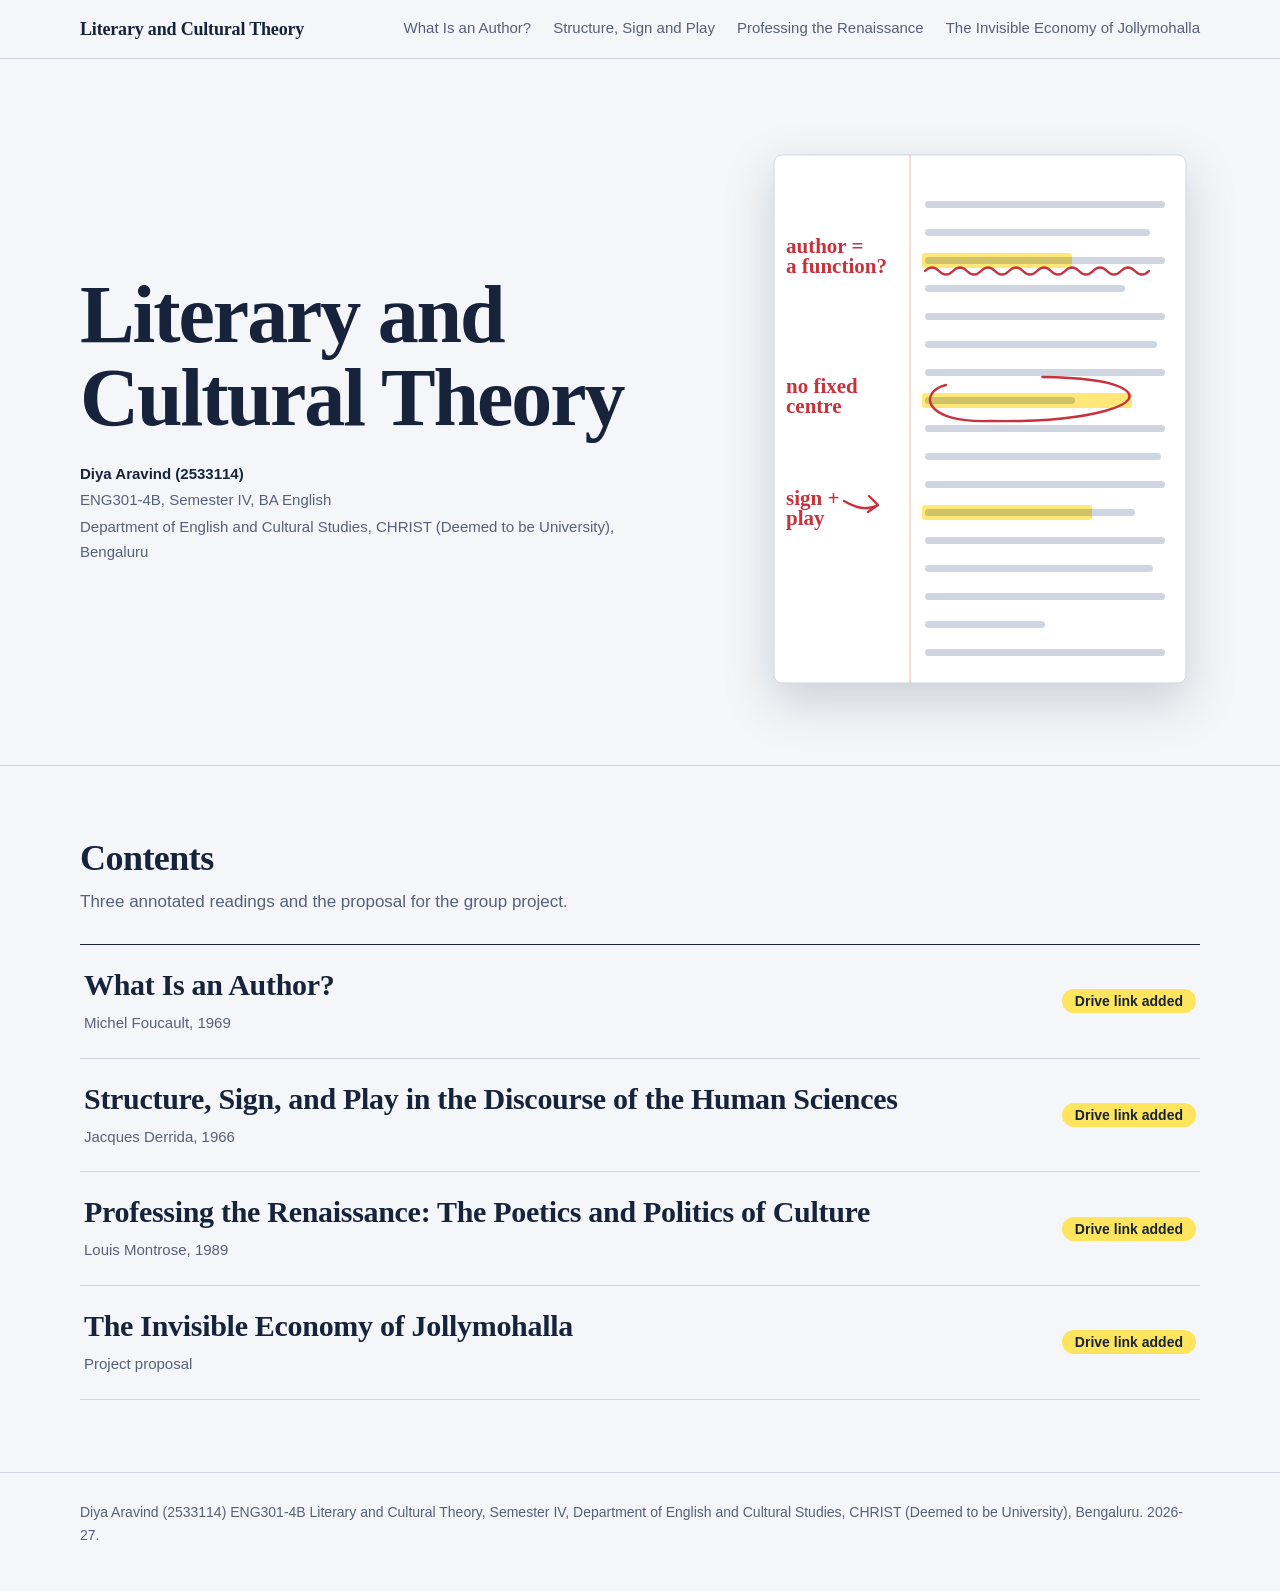
<file: index.html>
<!DOCTYPE html>
<html lang="en-GB">
<head>
<meta charset="utf-8"><meta name="viewport" content="width=device-width, initial-scale=1">
<title>Literary and Cultural Theory | Portfolio</title>
<meta name="description" content="Digital portfolio for ENG301-4B Literary and Cultural Theory: annotated readings and a project proposal.">
<link rel="stylesheet" href="lct.css">
</head>
<body>
<a class="skip" href="#main">Skip to content</a>
<header class="bar"><div class="wrap bar-in">
  <a class="mark" href="index.html">Literary and Cultural Theory</a>
  <nav aria-label="Main">
    <a href="what-is-an-author.html">What Is an Author?</a>
    <a href="structure-sign-play.html">Structure, Sign and Play</a>
    <a href="professing-the-renaissance.html">Professing the Renaissance</a>
    <a href="proposal.html">The Invisible Economy of Jollymohalla</a>
  </nav>
</div></header>
<main id="main">

<section class="hero"><div class="wrap hero-grid">
  <div>
    <h1>Literary and Cultural Theory</h1>
    <ul class="hero-meta">
      <li><b data-student></b></li>
      <li>ENG301-4B, Semester IV, BA English</li>
      <li>Department of English and Cultural Studies, CHRIST (Deemed to be University), Bengaluru</li>
    </ul>
  </div>
  <svg class="sheet-art" viewBox="0 0 440 540" role="img" aria-label="Illustration of a page of theory being annotated: highlighted lines, an underline and handwritten margin notes reading 'author = a function?', 'no fixed centre' and 'sign + play'">
  <rect class="paper" x="14" y="6" width="412" height="528" rx="8"/>
  <line class="ruleline" x1="150" y1="6" x2="150" y2="534"/>
  <rect class="line" x="165" y="52" width="240" height="7" rx="3.5"/><rect class="line" x="165" y="80" width="225" height="7" rx="3.5"/><rect class="line" x="165" y="108" width="240" height="7" rx="3.5"/><rect class="line" x="165" y="136" width="200" height="7" rx="3.5"/><rect class="line" x="165" y="164" width="240" height="7" rx="3.5"/><rect class="line" x="165" y="192" width="232" height="7" rx="3.5"/><rect class="line" x="165" y="220" width="240" height="7" rx="3.5"/><rect class="line" x="165" y="248" width="150" height="7" rx="3.5"/><rect class="line" x="165" y="276" width="240" height="7" rx="3.5"/><rect class="line" x="165" y="304" width="236" height="7" rx="3.5"/><rect class="line" x="165" y="332" width="240" height="7" rx="3.5"/><rect class="line" x="165" y="360" width="210" height="7" rx="3.5"/><rect class="line" x="165" y="388" width="240" height="7" rx="3.5"/><rect class="line" x="165" y="416" width="228" height="7" rx="3.5"/><rect class="line" x="165" y="444" width="240" height="7" rx="3.5"/><rect class="line" x="165" y="472" width="120" height="7" rx="3.5"/><rect class="line" x="165" y="500" width="240" height="7" rx="3.5"/>
  <rect class="hl" style="--d:0.5s" x="162" y="104" width="150" height="15" rx="3"/><rect class="hl" style="--d:1.0s" x="162" y="244" width="210" height="15" rx="3"/><rect class="hl" style="--d:1.5s" x="162" y="356" width="170" height="15" rx="3"/>
  <path class="pen" style="--d:1.2s;--len:300" d="M165 122 q7 -7 14 0 t14 0 q7 -7 14 0 t14 0 q7 -7 14 0 t14 0 q7 -7 14 0 t14 0 q7 -7 14 0 t14 0 q7 -7 14 0 t14 0 q7 -7 14 0 t14 0 q7 -7 14 0 t14 0"/>
  <path class="pen" style="--d:2.1s;--len:330" d="M186 236 C 160 242, 160 274, 230 272 C 330 274, 395 254, 360 238 C 330 224, 215 226, 186 236"/>
  <path class="pen" style="--d:2.7s;--len:90" d="M118 356 q-14 8 -34 -4 M118 356 l-9 -9 M118 356 l-10 7"/>
  <text class="note" style="--d:1.9s" x="26" y="104">author =</text><text class="note" style="--d:1.9s" x="26" y="124">a function?</text>
  <text class="note" style="--d:2.5s" x="26" y="244">no fixed</text><text class="note" style="--d:2.5s" x="26" y="264">centre</text>
  <text class="note" style="--d:3.0s" x="26" y="356">sign +</text><text class="note" style="--d:3.0s" x="26" y="376">play</text>
</svg>
</div></section>
<section class="section"><div class="wrap">
  <h2>Contents</h2>
  <p class="lede">Three annotated readings and the proposal for the group project.</p>
  <ol class="toc" style="list-style:none">
    <li><a href="what-is-an-author.html"><span class="t">What Is an Author?</span><span class="who">Michel Foucault, 1969</span><span class="state" data-state-for="author">Coming soon</span></a></li>
    <li><a href="structure-sign-play.html"><span class="t">Structure, Sign, and Play in the Discourse of the Human Sciences</span><span class="who">Jacques Derrida, 1966</span><span class="state" data-state-for="derrida">Coming soon</span></a></li>
    <li><a href="professing-the-renaissance.html"><span class="t">Professing the Renaissance: The Poetics and Politics of Culture</span><span class="who">Louis Montrose, 1989</span><span class="state" data-state-for="renaissance">Coming soon</span></a></li>
    <li><a href="proposal.html"><span class="t">The Invisible Economy of Jollymohalla</span><span class="who">Project proposal</span><span class="state" data-state-for="proposal" data-s="live">Title</span></a></li>
  </ol>
</div></section>
</main>
<footer><div class="wrap"><span data-student></span> <span>ENG301-4B Literary and Cultural Theory, Semester IV, Department of English and Cultural Studies, CHRIST (Deemed to be University), Bengaluru. 2026-27.</span></div></footer>
<script src="content.js"></script>
<script src="lct.js"></script>
</body></html>
</file>
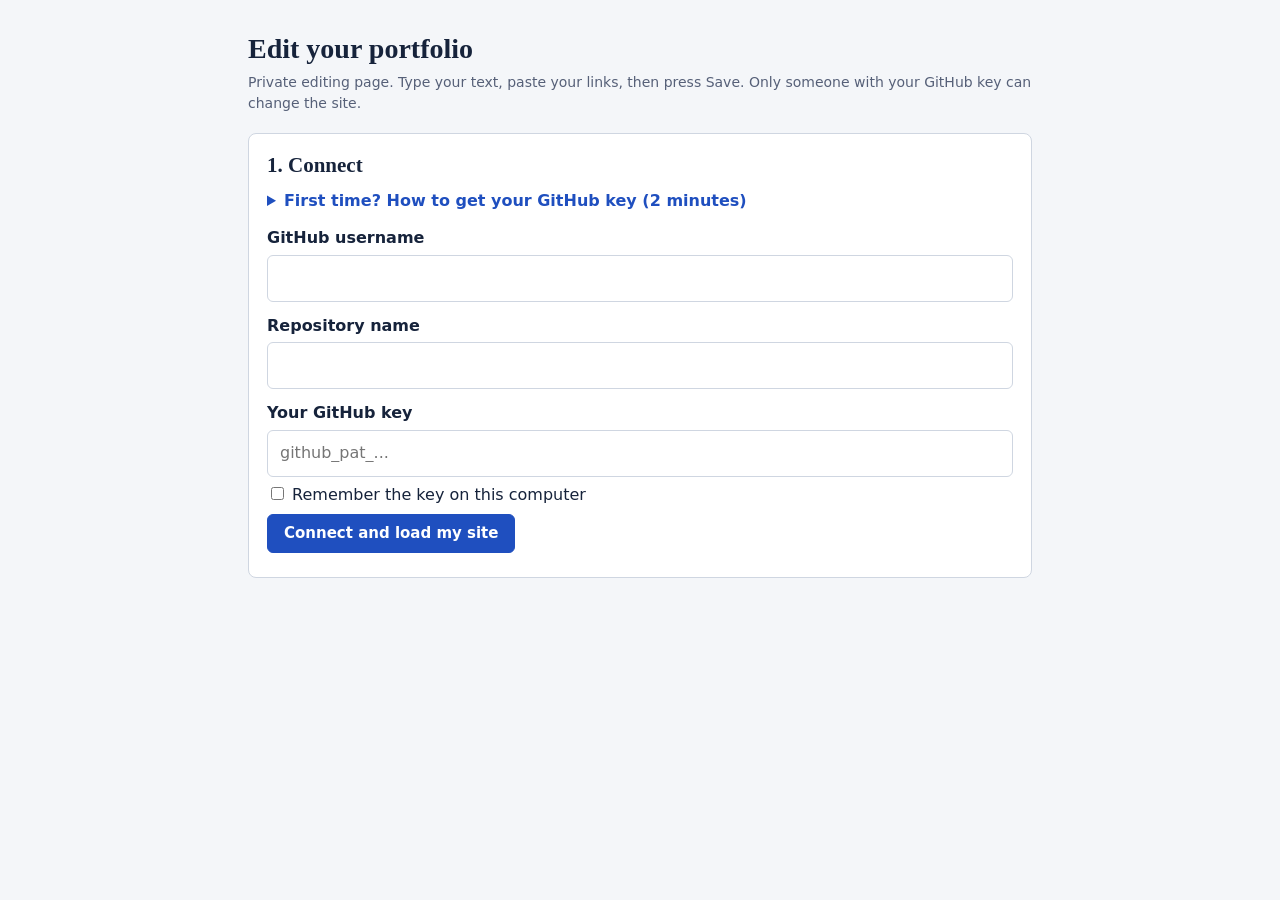
<file: edit.html>
<!DOCTYPE html>
<html lang="en-GB">
<head>
<meta charset="utf-8"><meta name="viewport" content="width=device-width, initial-scale=1">
<meta name="robots" content="noindex, nofollow">
<title>Edit your portfolio</title>
<style>
*{box-sizing:border-box}
body{margin:0;background:#f4f6f9;color:#16233b;font:16px/1.55 system-ui,-apple-system,"Segoe UI",Roboto,Arial,sans-serif}
.w{max-width:820px;margin:0 auto;padding:24px 18px 80px}
h1{font:700 28px/1.2 Georgia,"Times New Roman",serif;margin:8px 0 6px}
h2{font:700 21px/1.3 Georgia,serif;margin:0 0 4px}
h3{font:700 16px/1.3 system-ui,sans-serif;margin:22px 0 6px}
p{margin:6px 0}.mut{color:#566078;font-size:14px}
.card{background:#fff;border:1px solid #cfd6e1;border-radius:8px;padding:18px;margin:18px 0}
label{display:block;font-weight:600;margin:12px 0 4px}
input[type=text],input[type=password],input[type=url],textarea{width:100%;font:inherit;padding:10px 12px;border:1.5px solid #cfd6e1;border-radius:6px;background:#fff;color:inherit}
textarea{min-height:220px;resize:vertical;line-height:1.6}
input:focus,textarea:focus,button:focus-visible{outline:3px solid #9db8f5;outline-offset:1px}
button{font:600 15px/1 system-ui,sans-serif;padding:11px 16px;border-radius:6px;border:1.5px solid #1f4fbf;background:#fff;color:#1f4fbf;cursor:pointer}
button.pri{background:#1f4fbf;color:#fff}
button:disabled{opacity:.5;cursor:default}
button.sm{padding:7px 10px;font-size:13px;border-color:#cfd6e1;color:#566078}
.row{display:flex;gap:10px;flex-wrap:wrap;align-items:center}
.imgs{display:grid;gap:10px;margin:10px 0}
.img{display:grid;grid-template-columns:84px minmax(0,1fr);gap:12px;align-items:start;border:1px solid #cfd6e1;border-radius:6px;padding:8px;background:#fafbfd}
.img img{width:84px;height:84px;object-fit:cover;border-radius:4px;background:#e6eaf1}
.img .row{margin-top:6px}
#msg{position:sticky;bottom:0;margin:16px -18px 0;padding:12px 18px;background:#16233b;color:#fff;display:none;font-weight:500}
#msg.err{background:#b3261e}#msg.ok{background:#146c43}
details{margin:10px 0}summary{cursor:pointer;font-weight:600;color:#1f4fbf}
ol{padding-left:20px}li{margin:4px 0}
code{background:#eef1f6;padding:1px 5px;border-radius:3px;font-size:14px}
hr{border:0;border-top:1px solid #cfd6e1;margin:26px 0}
</style>
</head>
<body>
<div class="w">
<h1>Edit your portfolio</h1>
<p class="mut">Private editing page. Type your text, paste your links, then press Save. Only someone with your GitHub key can change the site.</p>

<div class="card" id="connect">
  <h2>1. Connect</h2>
  <details>
    <summary>First time? How to get your GitHub key (2 minutes)</summary>
    <ol>
      <li>Sign in to GitHub, click your picture at the top right, then <b>Settings</b>.</li>
      <li>At the bottom of the left menu click <b>Developer settings</b>, then <b>Personal access tokens</b>, then <b>Fine-grained tokens</b>.</li>
      <li>Click <b>Generate new token</b>. Name it <code>portfolio</code>. Set Expiration to <b>90 days</b> or longer.</li>
      <li>Under <b>Repository access</b> choose <b>Only select repositories</b> and pick your <code>.github.io</code> repository.</li>
      <li>Under <b>Permissions → Repository permissions</b>, find <b>Contents</b> and set it to <b>Read and write</b>.</li>
      <li>Click <b>Generate token</b>, copy the long text that starts with <code>github_pat_</code> and paste it below.</li>
    </ol>
    <p class="mut">This key can only change this one website. Never share it with anyone.</p>
  </details>
  <label for="owner">GitHub username</label><input type="text" id="owner" autocomplete="off">
  <label for="repo">Repository name</label><input type="text" id="repo" autocomplete="off">
  <label for="token">Your GitHub key</label><input type="password" id="token" autocomplete="off" placeholder="github_pat_...">
  <p><label style="display:inline;font-weight:400"><input type="checkbox" id="remember"> Remember the key on this computer</label></p>
  <p><button class="pri" id="load" type="button">Connect and load my site</button></p>
</div>

<div id="editor" hidden>
  <div class="card">
    <h2>2. About you</h2>
    <label for="student">Your name (shown at the bottom of every page)</label><input type="text" id="student">
    <label for="register">Register number (optional)</label><input type="text" id="register">
  </div>
  <div id="readings"></div>
  <div class="card">
    <h2>3. Save</h2>
    <p class="mut">Saving puts your changes on the website. It shows up about one minute later.</p>
    <p><button class="pri" id="save" type="button">Save to my website</button></p>
  </div>
</div>
<div id="msg" role="status" aria-live="polite"></div>
</div>

<script>
(function () {
  "use strict";
  var $ = function (s, r) { return (r || document).querySelector(s); };
  function el(t, c, x) { var e = document.createElement(t); if (c) e.className = c; if (x != null) e.textContent = x; return e; }
  var READINGS = [["author", "What Is an Author?", "Michel Foucault, 1969"], ["derrida", "Structure, Sign, and Play in the Discourse of the Human Sciences", "Jacques Derrida, 1966"], ["renaissance", "Professing the Renaissance: The Poetics and Politics of Culture", "Louis Montrose, 1989"]];
  var state = null, conn = {}, busy = false, fields = {}, boxPhotos = null;

  var host = location.hostname;
  if (/\.github\.io$/i.test(host)) { $("#owner").value = host.split(".")[0]; $("#repo").value = host; }
  try { var t = localStorage.getItem("lct_token"); if (t) { $("#token").value = t; $("#remember").checked = true; } } catch (e) {}

  function say(text, kind) { var m = $("#msg"); m.className = kind || ""; m.textContent = text; m.style.display = text ? "block" : "none"; }

  function api(method, path, body) {
    var url = "https://api.github.com/repos/" + encodeURIComponent(conn.owner) + "/" + encodeURIComponent(conn.repo) + "/contents/" + path;
    return fetch(url, { method: method, headers: { "Authorization": "Bearer " + conn.token, "Accept": "application/vnd.github+json" }, body: body ? JSON.stringify(body) : undefined })
      .then(function (r) {
        return r.json().catch(function () { return {}; }).then(function (j) {
          if (!r.ok) { var e = new Error(j.message || ("HTTP " + r.status)); e.status = r.status; throw e; }
          return j;
        });
      });
  }
  function friendly(e) {
    if (e && e.status === 401) return "GitHub did not accept the key. Copy it again from GitHub and paste it in full.";
    if (e && e.status === 403) return "The key does not have permission. Make sure Contents is set to Read and write.";
    if (e && e.status === 404) return "GitHub could not find that repository. Check the username and repository name, and that the key was given this repository.";
    if (e && e.status === 409) return "The site changed while you were editing. Press Save again.";
    if (e && /Failed to fetch|NetworkError/i.test(e.message)) return "No internet connection. Check it and try again.";
    return "Something went wrong: " + (e && e.message ? e.message : e);
  }
  function b64decode(s) { var bin = atob(s.replace(/\s/g, "")), a = new Uint8Array(bin.length); for (var i = 0; i < bin.length; i++) a[i] = bin.charCodeAt(i); return new TextDecoder("utf-8").decode(a); }
  function b64encode(s) { var a = new TextEncoder().encode(s), bin = ""; for (var i = 0; i < a.length; i += 8192) bin += String.fromCharCode.apply(null, a.subarray(i, i + 8192)); return btoa(bin); }
  function parseContent(text) {
    var w = {};
    try { new Function("window", text)(w); } catch (e) { throw new Error("content.js on the site could not be read"); }
    return w.PORTFOLIO || {};
  }
  function normalise(P) {
    var out = { student: P.student || "", register: P.register || "", readings: {}, proposal: { link: ((P.proposal || {}).link) || "", photos: (((P.proposal || {}).photos) || []).map(function (x) { return { src: x.src, alt: x.alt || "" }; }) } };
    READINGS.forEach(function (r) {
      var R = (P.readings || {})[r[0]] || {};
      out.readings[r[0]] = { byline: R.byline || r[2], link: R.link || "", reflection: Array.isArray(R.reflection) ? R.reflection : (Array.isArray(R.analysis) ? R.analysis : []) };
    });
    return out;
  }

  $("#load").addEventListener("click", function () {
    conn = { owner: $("#owner").value.trim(), repo: $("#repo").value.trim(), token: $("#token").value.trim() };
    if (!conn.owner || !conn.repo || !conn.token) { say("Fill in your username, repository name and key first.", "err"); return; }
    try { if ($("#remember").checked) localStorage.setItem("lct_token", conn.token); else localStorage.removeItem("lct_token"); } catch (e) {}
    say("Loading your site...");
    api("GET", "content.js").then(function (j) { state = normalise(parseContent(b64decode(j.content))); show(); })
      .catch(function (e) { if (e && e.status === 404) { state = normalise({}); show(); } else say(friendly(e), "err"); });
  });

  function field(card, label, node, hint) {
    card.appendChild(el("label", "", label)); if (hint) card.appendChild(el("p", "mut", hint)); card.appendChild(node); return node;
  }
  function show() {
    say(""); $("#editor").hidden = false;
    $("#student").value = state.student; $("#register").value = state.register;
    var host = $("#readings"); host.innerHTML = ""; fields = {};
    READINGS.forEach(function (r) {
      var R = state.readings[r[0]], f = fields[r[0]] = {}, card = el("div", "card");
      card.appendChild(el("h2", "", r[1]));
      f.byline = el("input"); f.byline.type = "text"; f.byline.value = R.byline;
      field(card, "Author and year (shown under the essay name)", f.byline);
      f.link = el("input"); f.link.type = "text"; f.link.value = R.link; f.link.placeholder = "https://drive.google.com/...";
      field(card, "Annotations and Class Notes: paste your Drive link", f.link);
      f.reflection = el("textarea"); f.reflection.value = R.reflection.join("\n\n");
      field(card, "My Reflection", f.reflection, "Type or paste your text. Leave an empty line between paragraphs.");
      host.appendChild(card);
    });
    var pc = el("div", "card"); pc.appendChild(el("h2", "", "Proposal"));
    fields.proposal = el("input"); fields.proposal.type = "text"; fields.proposal.value = state.proposal.link; fields.proposal.placeholder = "https://drive.google.com/...";
    field(pc, "Proposal: paste your Drive link", fields.proposal);
    pc.appendChild(el("h3", "", "Photos"));
    boxPhotos = el("div", "imgs"); pc.appendChild(boxPhotos); pc.appendChild(adder()); drawPhotos();
    host.appendChild(pc);
  }
  function adder() {
    var row = el("div", "row"), inp = el("input"); inp.type = "file"; inp.accept = "image/*"; inp.multiple = true; inp.style.display = "none";
    var btn = el("button", "", "Add photos"); btn.type = "button";
    btn.addEventListener("click", function () { inp.click(); });
    inp.addEventListener("change", function () {
      var files = Array.prototype.slice.call(inp.files); inp.value = "";
      files.reduce(function (p, f) {
        return p.then(function () { return shrink(f).then(function (d) { state.proposal.photos.push({ src: "", alt: "", data: d }); }); })
          .catch(function (e) { say(e.message, "err"); });
      }, Promise.resolve()).then(drawPhotos);
    });
    row.appendChild(btn); row.appendChild(inp); return row;
  }
  function shrink(file) {
    return new Promise(function (res, rej) {
      var url = URL.createObjectURL(file), im = new Image();
      im.onload = function () {
        var s = Math.min(1, 2000 / Math.max(im.naturalWidth, im.naturalHeight)), c = document.createElement("canvas");
        c.width = Math.round(im.naturalWidth * s); c.height = Math.round(im.naturalHeight * s);
        var x = c.getContext("2d"); x.fillStyle = "#fff"; x.fillRect(0, 0, c.width, c.height); x.drawImage(im, 0, 0, c.width, c.height);
        URL.revokeObjectURL(url); res(c.toDataURL("image/jpeg", 0.88));
      };
      im.onerror = function () { URL.revokeObjectURL(url); rej(new Error("Could not open " + file.name + ". Use a JPG or PNG photo.")); };
      im.src = url;
    });
  }
  function drawPhotos() {
    var box = boxPhotos, list = state.proposal.photos; box.innerHTML = "";
    if (!list.length) box.appendChild(el("p", "mut", "No photos yet."));
    list.forEach(function (it, i) {
      var row = el("div", "img"), img = el("img"); img.alt = ""; img.src = it.data || it.src; row.appendChild(img);
      var side = el("div"), cap = el("input"); cap.type = "text"; cap.placeholder = "Caption (optional)"; cap.value = it.alt || "";
      cap.addEventListener("input", function () { it.alt = cap.value; }); side.appendChild(cap);
      var r = el("div", "row");
      function mk(label, fn) { var b = el("button", "sm", label); b.type = "button"; b.addEventListener("click", function () { fn(); drawPhotos(); }); r.appendChild(b); }
      if (i > 0) mk("Move up", function () { list.splice(i - 1, 0, list.splice(i, 1)[0]); });
      if (i < list.length - 1) mk("Move down", function () { list.splice(i + 1, 0, list.splice(i, 1)[0]); });
      mk("Remove", function () { list.splice(i, 1); });
      side.appendChild(r); row.appendChild(side); box.appendChild(row);
    });
  }
  function paras(t) { return t.split(/\n\s*\n/).map(function (s) { return s.trim(); }).filter(Boolean); }

  $("#save").addEventListener("click", function () {
    if (busy) return;
    var out = { student: $("#student").value.trim(), register: $("#register").value.trim(), readings: {}, proposal: { link: fields.proposal.value.trim(), photos: [] } };
    var links = [[out.proposal.link, "Proposal"]];
    READINGS.forEach(function (r) {
      var f = fields[r[0]];
      out.readings[r[0]] = { byline: f.byline.value.trim(), link: f.link.value.trim(), reflection: paras(f.reflection.value) };
      links.push([out.readings[r[0]].link, r[1]]);
    });
    for (var i = 0; i < links.length; i++) if (links[i][0] && !/^https?:\/\//i.test(links[i][0])) { say("The link for \"" + links[i][1] + "\" must start with https://", "err"); return; }
    busy = true; $("#save").disabled = true;
    var photos = state.proposal.photos, jobs = photos.filter(function (p) { return p.data; }), n = 0, stamp = Date.now();
    jobs.reduce(function (p, it) {
      return p.then(function () {
        n++; say("Uploading photo " + n + " of " + jobs.length + "...");
        var path = "images/proposal-" + stamp + "-" + n + ".jpg";
        return api("PUT", path, { message: "Add photo", content: it.data.split(",")[1] }).then(function () { it.src = path; delete it.data; });
      });
    }, Promise.resolve())
      .then(function () { say("Saving..."); return api("GET", "content.js").then(function (j) { return j.sha; }, function (e) { if (e.status === 404) return null; throw e; }); })
      .then(function (sha) {
        out.proposal.photos = photos.map(function (x) { return { src: x.src, alt: x.alt || "" }; });
        var text = "/* This file is written by edit.html. You normally never open it. */\nwindow.PORTFOLIO = " + JSON.stringify(out, null, 2) + ";\n";
        var body = { message: "Update portfolio content", content: b64encode(text) }; if (sha) body.sha = sha;
        return api("PUT", "content.js", body);
      })
      .then(function () { state = normalise(out); drawPhotos(); say("Saved. Your site will show the changes in about a minute. Refresh it with Ctrl + Shift + R.", "ok"); })
      .catch(function (e) { say(friendly(e), "err"); })
      .then(function () { busy = false; $("#save").disabled = false; });
  });
})();
</script>
</body>
</html>
</file>
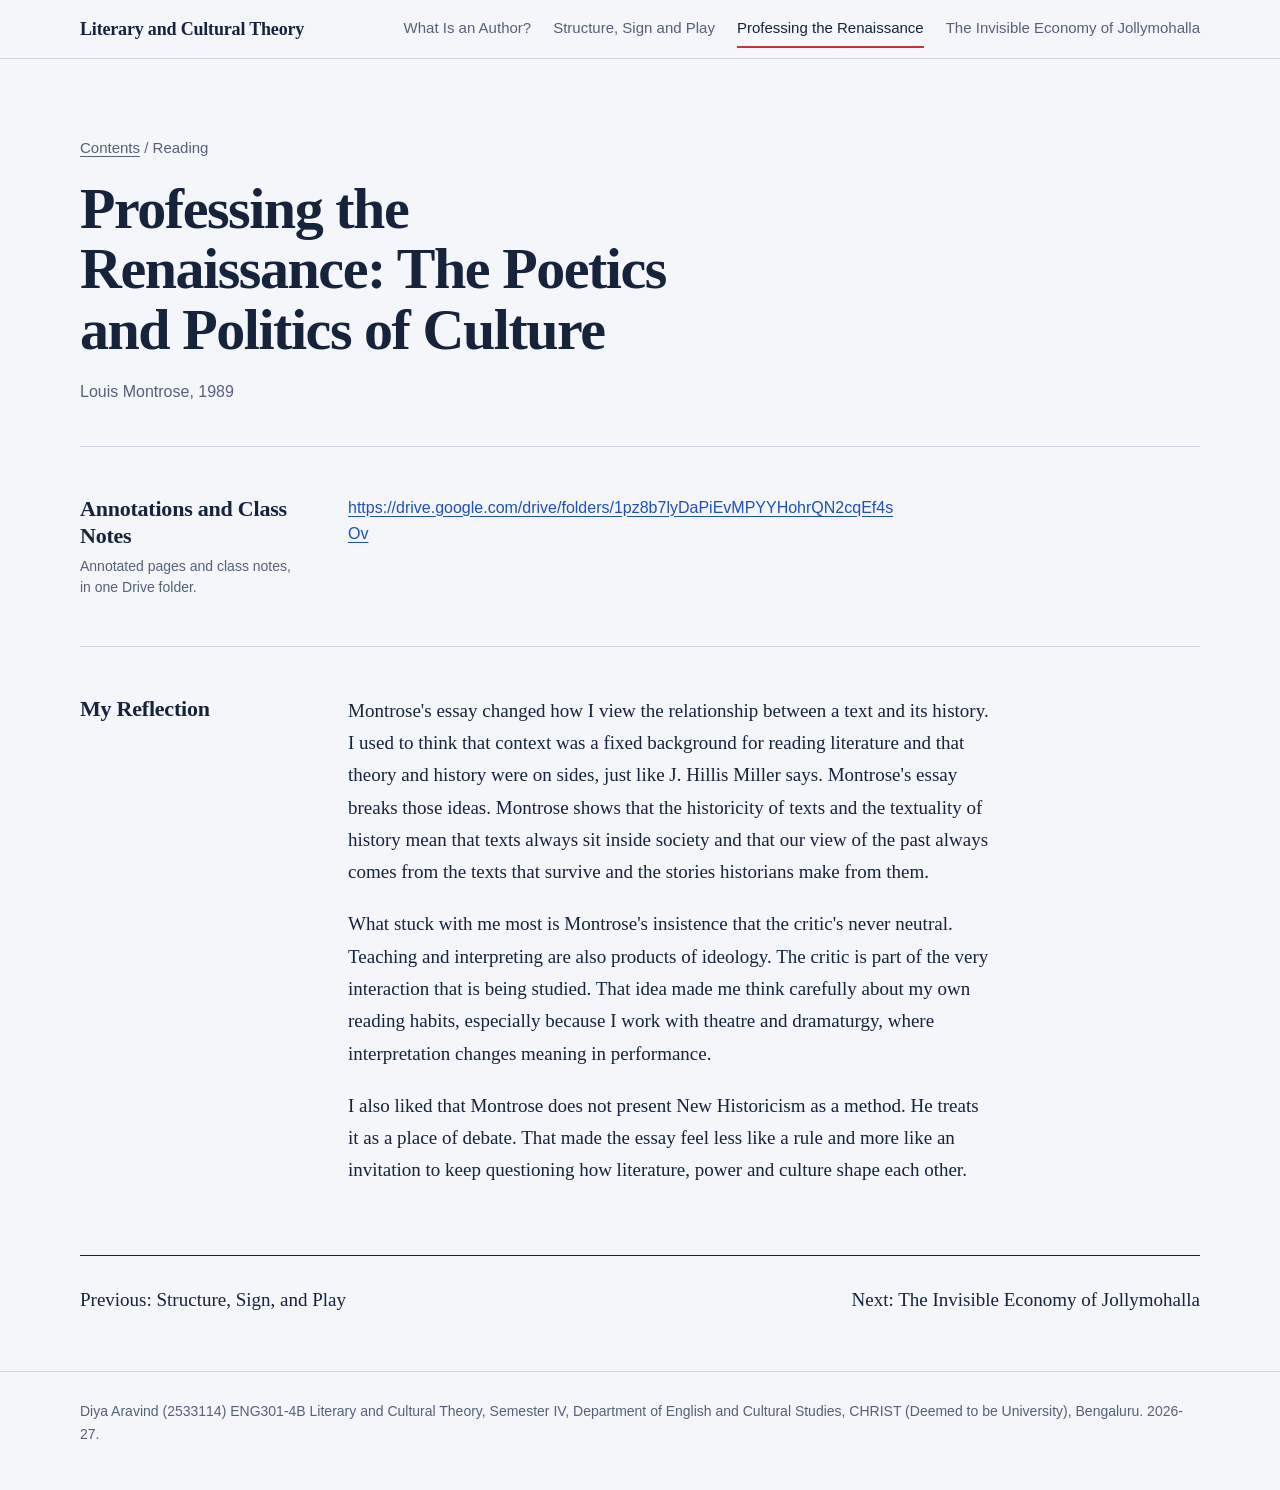
<file: professing-the-renaissance.html>
<!DOCTYPE html>
<html lang="en-GB">
<head>
<meta charset="utf-8"><meta name="viewport" content="width=device-width, initial-scale=1">
<title>Professing the Renaissance | Literary and Cultural Theory</title>
<meta name="description" content="Digital portfolio for ENG301-4B Literary and Cultural Theory: annotated readings and a project proposal.">
<link rel="stylesheet" href="lct.css">
</head>
<body data-reading="renaissance">
<a class="skip" href="#main">Skip to content</a>
<header class="bar"><div class="wrap bar-in">
  <a class="mark" href="index.html">Literary and Cultural Theory</a>
  <nav aria-label="Main">
    <a href="what-is-an-author.html">What Is an Author?</a>
    <a href="structure-sign-play.html">Structure, Sign and Play</a>
    <a href="professing-the-renaissance.html" aria-current="page">Professing the Renaissance</a>
    <a href="proposal.html">The Invisible Economy of Jollymohalla</a>
  </nav>
</div></header>
<main id="main">

<div class="wrap">
<div class="page-head">
  <p class="crumb"><a href="index.html">Contents</a> / Reading</p>
  <h1 class="long">Professing the Renaissance: The Poetics and Politics of Culture</h1>
  <p class="cite" data-slot="byline">Louis Montrose, 1989</p>
</div>
<section class="part" data-section="link"><h2>Annotations and Class Notes<small>Annotated pages and class notes, in one Drive folder.</small></h2><div data-slot="link"></div></section>
<section class="part"><h2>My Reflection</h2><div data-slot="reflection"></div></section>
</div>
<div class="wrap"><nav class="pager" aria-label="Other pages"><a href="structure-sign-play.html">Previous: Structure, Sign, and Play</a><a href="proposal.html">Next: The Invisible Economy of Jollymohalla</a></nav></div>
</main>
<footer><div class="wrap"><span data-student></span> <span>ENG301-4B Literary and Cultural Theory, Semester IV, Department of English and Cultural Studies, CHRIST (Deemed to be University), Bengaluru. 2026-27.</span></div></footer>
<script src="content.js"></script>
<script src="lct.js"></script>
</body></html>
</file>
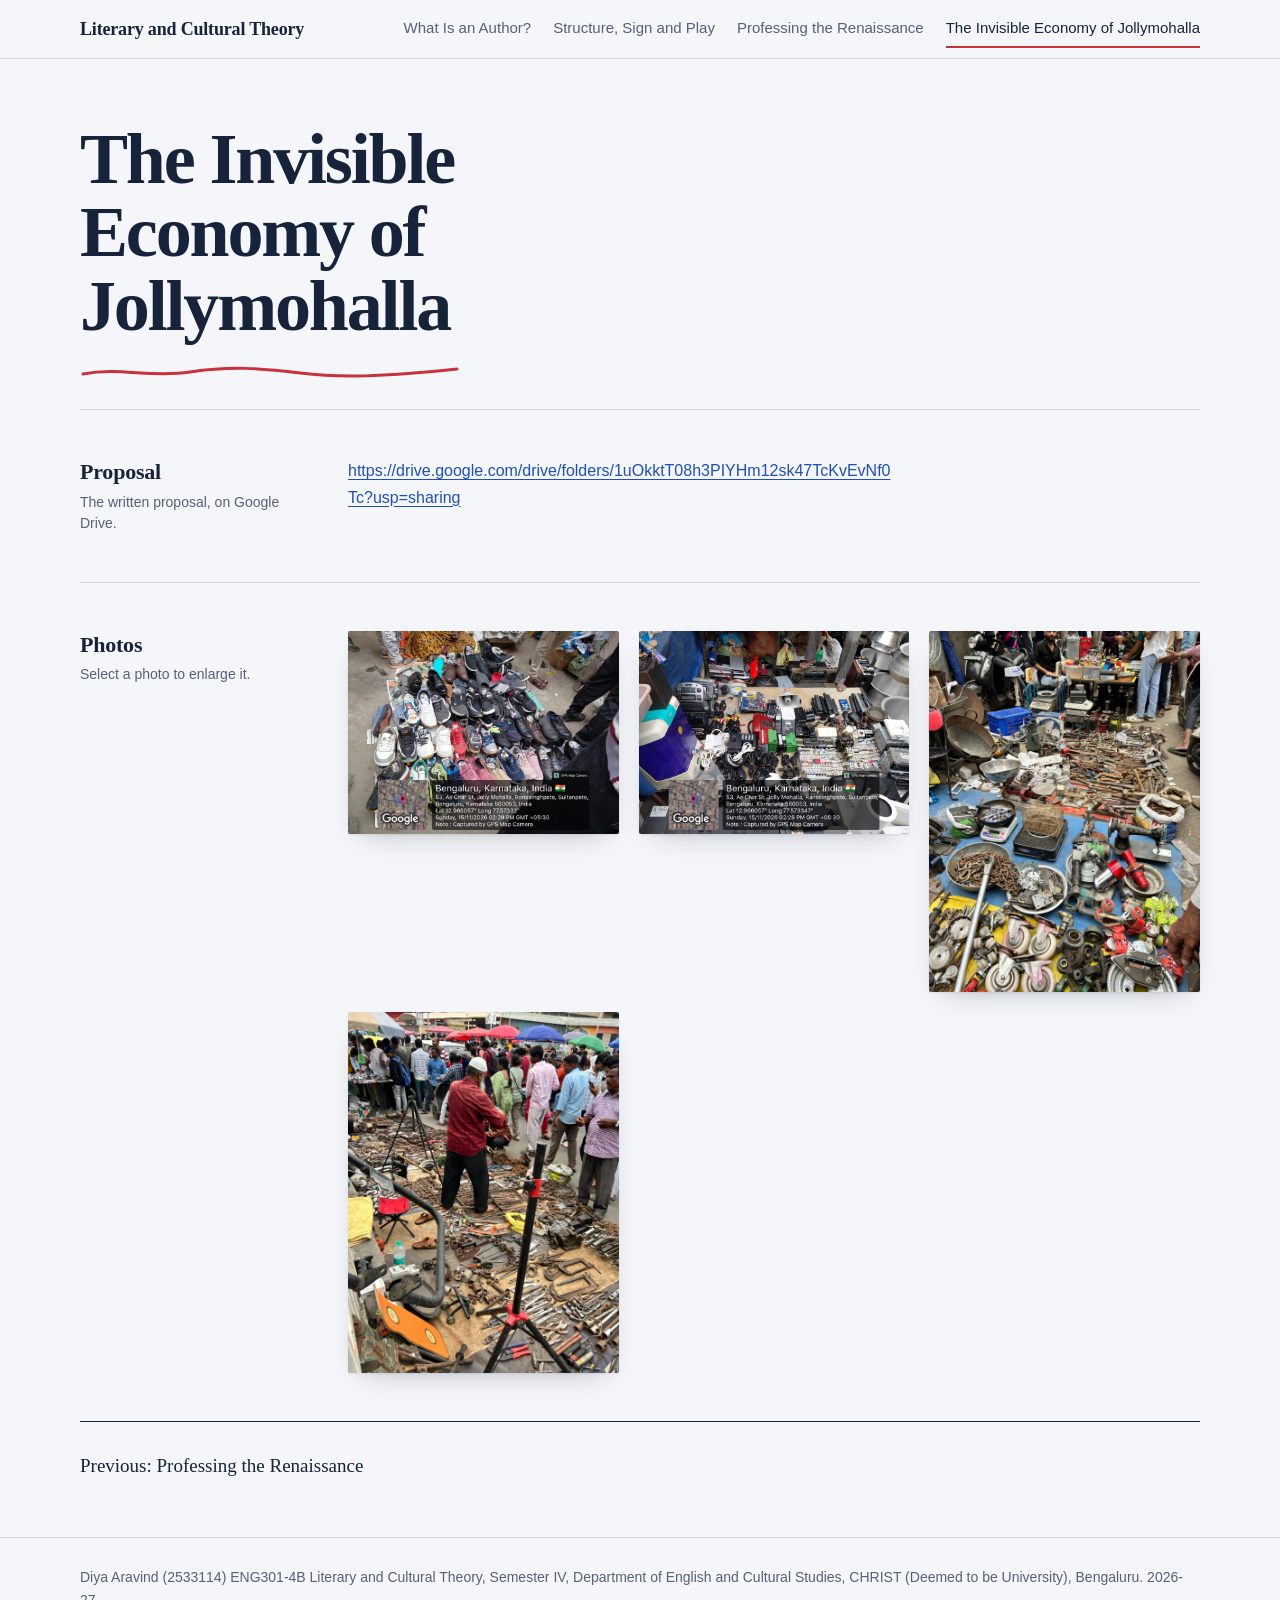
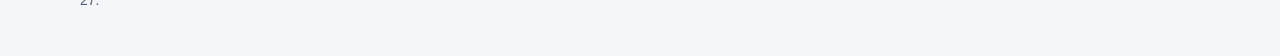
<file: proposal.html>
<!DOCTYPE html>
<html lang="en-GB">
<head>
<meta charset="utf-8"><meta name="viewport" content="width=device-width, initial-scale=1">
<title>The Invisible Economy of Jollymohalla | Literary and Cultural Theory</title>
<meta name="description" content="Digital portfolio for ENG301-4B Literary and Cultural Theory: annotated readings and a project proposal.">
<link rel="stylesheet" href="lct.css">
</head>
<body>
<a class="skip" href="#main">Skip to content</a>
<header class="bar"><div class="wrap bar-in">
  <a class="mark" href="index.html">Literary and Cultural Theory</a>
  <nav aria-label="Main">
    <a href="what-is-an-author.html">What Is an Author?</a>
    <a href="structure-sign-play.html">Structure, Sign and Play</a>
    <a href="professing-the-renaissance.html">Professing the Renaissance</a>
    <a href="proposal.html" aria-current="page">The Invisible Economy of Jollymohalla</a>
  </nav>
</div></header>
<main id="main">

<div class="wrap proposal">
  <h1>The Invisible Economy of Jollymohalla</h1>
  <svg class="underline" viewBox="0 0 380 14" aria-hidden="true" preserveAspectRatio="none"><path d="M3 9 C 40 2, 70 13, 110 7 S 180 3, 220 8 S 300 12, 377 4"/></svg>
</div>
<div class="wrap">
<section class="part"><h2>Proposal<small>The written proposal, on Google Drive.</small></h2><div data-slot="plink"></div></section>
<section class="part"><h2>Photos<small>Select a photo to enlarge it.</small></h2><div data-slot="photos"></div></section>
</div>
<div class="wrap"><nav class="pager" aria-label="Other pages"><a href="professing-the-renaissance.html">Previous: Professing the Renaissance</a><span></span></nav></div>
</main>
<footer><div class="wrap"><span data-student></span> <span>ENG301-4B Literary and Cultural Theory, Semester IV, Department of English and Cultural Studies, CHRIST (Deemed to be University), Bengaluru. 2026-27.</span></div></footer>
<script src="content.js"></script>
<script src="lct.js"></script>
</body></html>
</file>
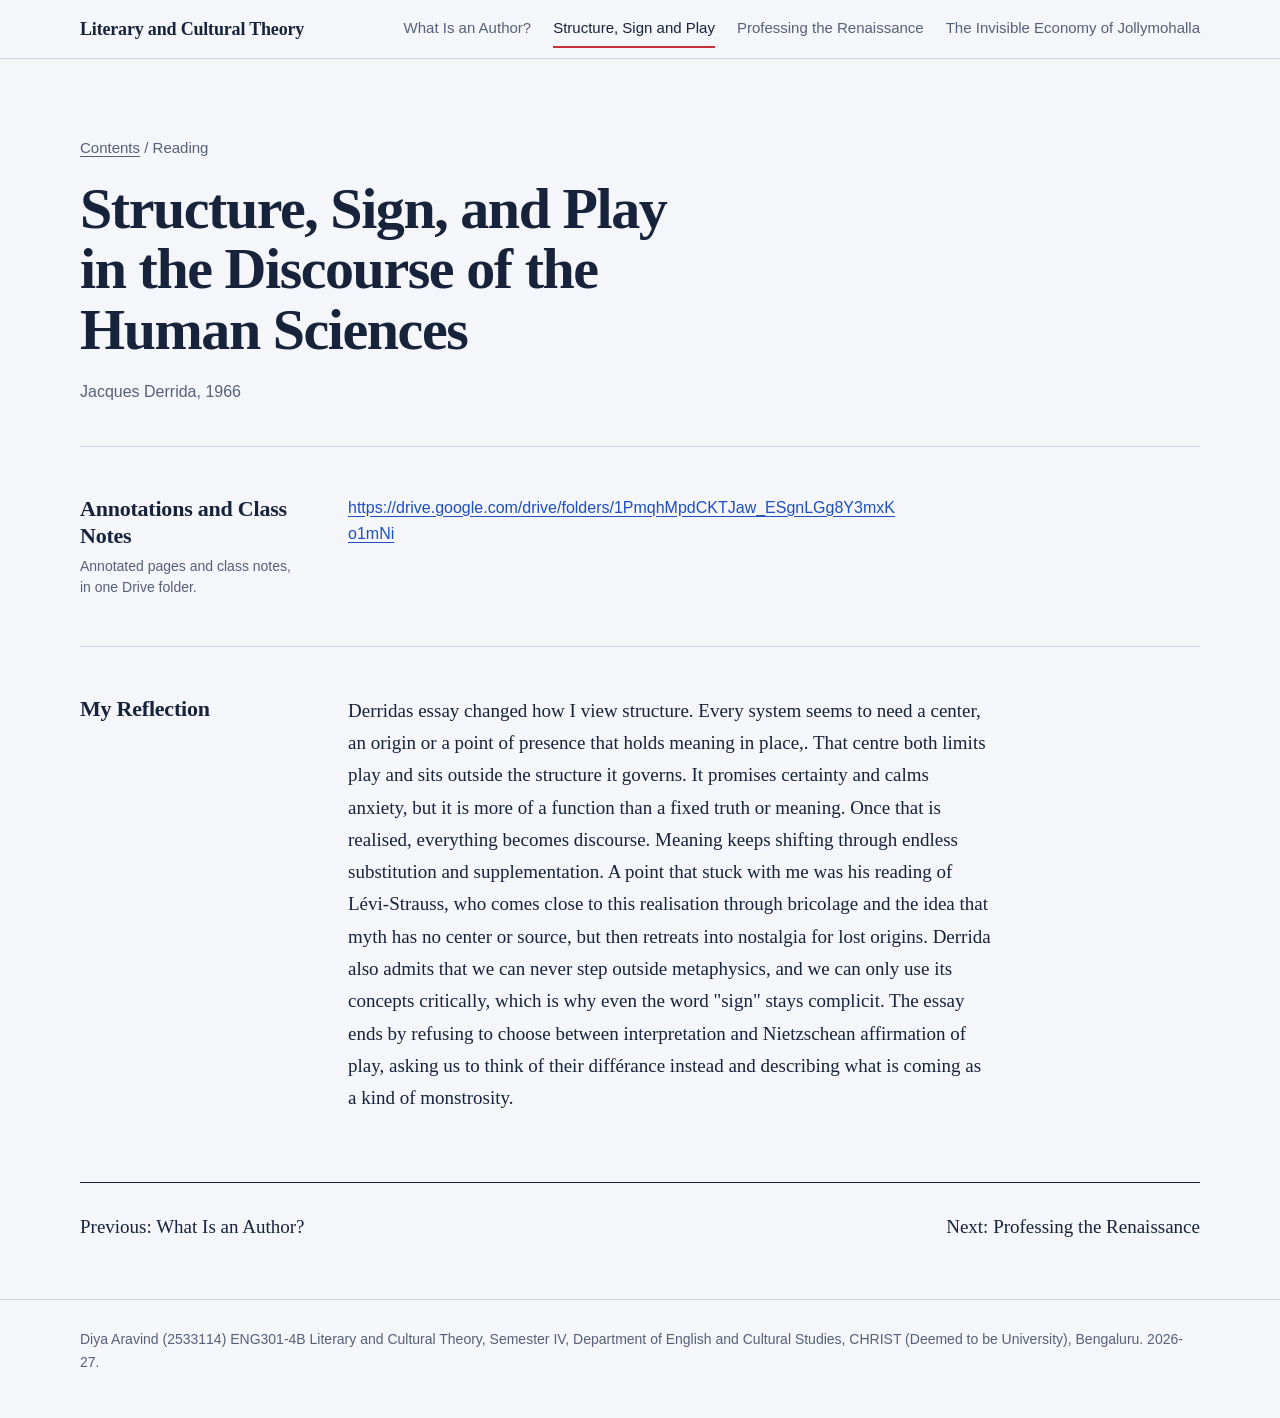
<file: structure-sign-play.html>
<!DOCTYPE html>
<html lang="en-GB">
<head>
<meta charset="utf-8"><meta name="viewport" content="width=device-width, initial-scale=1">
<title>Structure, Sign, and Play | Literary and Cultural Theory</title>
<meta name="description" content="Digital portfolio for ENG301-4B Literary and Cultural Theory: annotated readings and a project proposal.">
<link rel="stylesheet" href="lct.css">
</head>
<body data-reading="derrida">
<a class="skip" href="#main">Skip to content</a>
<header class="bar"><div class="wrap bar-in">
  <a class="mark" href="index.html">Literary and Cultural Theory</a>
  <nav aria-label="Main">
    <a href="what-is-an-author.html">What Is an Author?</a>
    <a href="structure-sign-play.html" aria-current="page">Structure, Sign and Play</a>
    <a href="professing-the-renaissance.html">Professing the Renaissance</a>
    <a href="proposal.html">The Invisible Economy of Jollymohalla</a>
  </nav>
</div></header>
<main id="main">

<div class="wrap">
<div class="page-head">
  <p class="crumb"><a href="index.html">Contents</a> / Reading</p>
  <h1 class="long">Structure, Sign, and Play in the Discourse of the Human Sciences</h1>
  <p class="cite" data-slot="byline">Jacques Derrida, 1966</p>
</div>
<section class="part" data-section="link"><h2>Annotations and Class Notes<small>Annotated pages and class notes, in one Drive folder.</small></h2><div data-slot="link"></div></section>
<section class="part"><h2>My Reflection</h2><div data-slot="reflection"></div></section>
</div>
<div class="wrap"><nav class="pager" aria-label="Other pages"><a href="what-is-an-author.html">Previous: What Is an Author?</a><a href="professing-the-renaissance.html">Next: Professing the Renaissance</a></nav></div>
</main>
<footer><div class="wrap"><span data-student></span> <span>ENG301-4B Literary and Cultural Theory, Semester IV, Department of English and Cultural Studies, CHRIST (Deemed to be University), Bengaluru. 2026-27.</span></div></footer>
<script src="content.js"></script>
<script src="lct.js"></script>
</body></html>
</file>
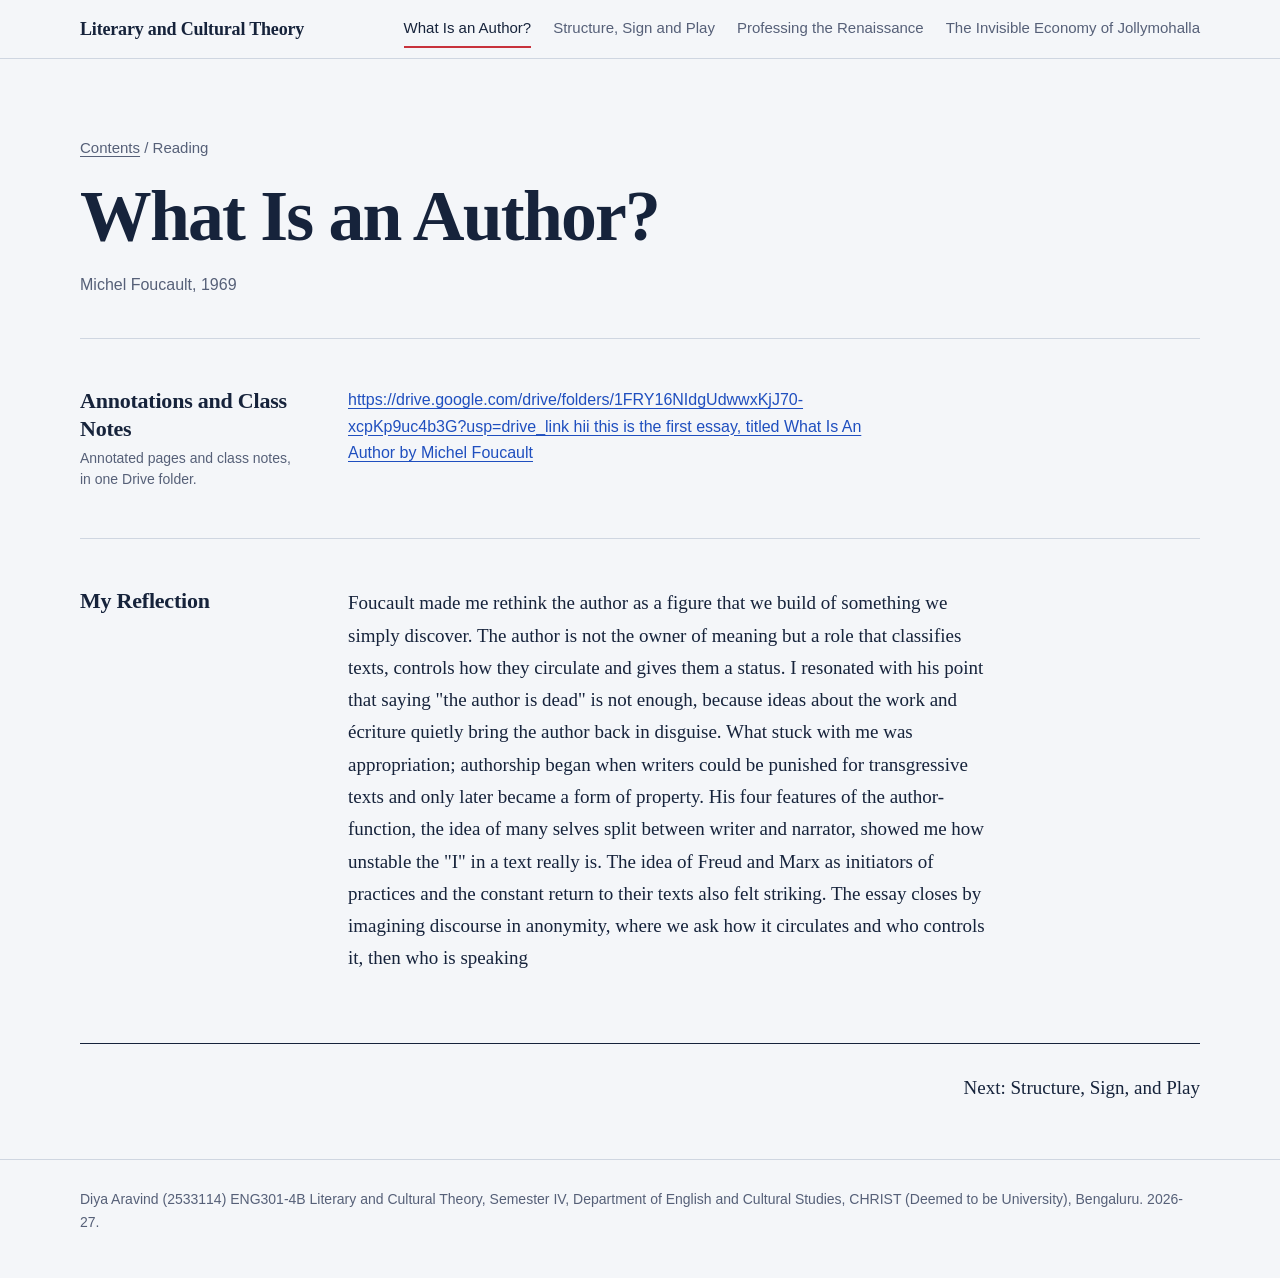
<file: what-is-an-author.html>
<!DOCTYPE html>
<html lang="en-GB">
<head>
<meta charset="utf-8"><meta name="viewport" content="width=device-width, initial-scale=1">
<title>What Is an Author? | Literary and Cultural Theory</title>
<meta name="description" content="Digital portfolio for ENG301-4B Literary and Cultural Theory: annotated readings and a project proposal.">
<link rel="stylesheet" href="lct.css">
</head>
<body data-reading="author">
<a class="skip" href="#main">Skip to content</a>
<header class="bar"><div class="wrap bar-in">
  <a class="mark" href="index.html">Literary and Cultural Theory</a>
  <nav aria-label="Main">
    <a href="what-is-an-author.html" aria-current="page">What Is an Author?</a>
    <a href="structure-sign-play.html">Structure, Sign and Play</a>
    <a href="professing-the-renaissance.html">Professing the Renaissance</a>
    <a href="proposal.html">The Invisible Economy of Jollymohalla</a>
  </nav>
</div></header>
<main id="main">

<div class="wrap">
<div class="page-head">
  <p class="crumb"><a href="index.html">Contents</a> / Reading</p>
  <h1>What Is an Author?</h1>
  <p class="cite" data-slot="byline">Michel Foucault, 1969</p>
</div>
<section class="part" data-section="link"><h2>Annotations and Class Notes<small>Annotated pages and class notes, in one Drive folder.</small></h2><div data-slot="link"></div></section>
<section class="part"><h2>My Reflection</h2><div data-slot="reflection"></div></section>
</div>
<div class="wrap"><nav class="pager" aria-label="Other pages"><span></span><a href="structure-sign-play.html">Next: Structure, Sign, and Play</a></nav></div>
</main>
<footer><div class="wrap"><span data-student></span> <span>ENG301-4B Literary and Cultural Theory, Semester IV, Department of English and Cultural Studies, CHRIST (Deemed to be University), Bengaluru. 2026-27.</span></div></footer>
<script src="content.js"></script>
<script src="lct.js"></script>
</body></html>
</file>
<file: lct.css>
/* Literary and Cultural Theory portfolio. System fonts only, so it renders the same everywhere. */
:root {
  --paper: #f4f6f9; --sheet: #ffffff; --ink: #16233b; --graphite: #566078; --rule: #cfd6e1; --red: #c8323c; --hi: #ffe45e; --link: #1f4fbf;
  --serif: "Iowan Old Style", "Palatino Linotype", Palatino, "Book Antiqua", Georgia, serif;
  --sans: -apple-system, BlinkMacSystemFont, "Segoe UI", Roboto, "Helvetica Neue", Arial, sans-serif;
  --hand: "Bradley Hand", "Segoe Print", "Segoe Script", "Comic Sans MS", cursive;
  --shadow: 0 1px 2px rgba(22,35,59,.08), 0 12px 28px -16px rgba(22,35,59,.35);
}
@media (prefers-color-scheme: dark) {
  :root { --paper: #0e1525; --sheet: #162038; --ink: #e9edf6; --graphite: #9aa5bd; --rule: #2b3756; --red: #ff6b75; --hi: #f2d13a; --link: #8fb0ff; --shadow: 0 1px 2px rgba(0,0,0,.4), 0 14px 30px -16px rgba(0,0,0,.8); }
}
* { box-sizing: border-box; }
html { scroll-behavior: smooth; }
body { margin: 0; background: var(--paper); color: var(--ink); font: 17px/1.65 var(--sans); -webkit-text-size-adjust: 100%; }
a { color: var(--link); text-underline-offset: .18em; }
a:hover { color: var(--red); }
:focus-visible { outline: 3px solid var(--red); outline-offset: 3px; border-radius: 3px; }
.skip { position: absolute; left: -999px; top: 8px; background: var(--ink); color: var(--paper); padding: 8px 14px; z-index: 50; } .skip:focus { left: 8px; }
.wrap { width: min(1120px, 100% - 48px); margin: 0 auto; }
.visually-hidden { position: absolute !important; width: 1px; height: 1px; overflow: hidden; clip: rect(0 0 0 0); white-space: nowrap; }

/* top bar */
.bar { border-bottom: 1px solid var(--rule); background: var(--paper); position: sticky; top: 0; z-index: 20; }
.bar-in { display: flex; align-items: center; gap: 24px; min-height: 58px; flex-wrap: wrap; }
.mark { font: 700 18px/1 var(--serif); color: var(--ink); text-decoration: none; letter-spacing: -.01em; margin-right: auto; padding: 8px 0; }
.bar nav { display: flex; gap: 4px 22px; flex-wrap: wrap; }
.bar nav a { color: var(--graphite); text-decoration: none; font-size: 15px; padding: 6px 0; border-bottom: 2px solid transparent; }
.bar nav a:hover, .bar nav a[aria-current="page"] { color: var(--ink); border-bottom-color: var(--red); }

/* hero */
.hero { padding: clamp(40px, 7vw, 96px) 0 clamp(36px, 6vw, 80px); }
.hero-grid { display: grid; grid-template-columns: minmax(0, 1.15fr) minmax(0, .85fr); gap: clamp(28px, 6vw, 80px); align-items: center; }
.hero h1 { font: 700 clamp(40px, 6.4vw, 84px)/1.02 var(--serif); letter-spacing: -.025em; margin: 0 0 22px; }
.hero-sub { font: 400 clamp(18px, 2vw, 22px)/1.5 var(--serif); color: var(--graphite); max-width: 34ch; margin: 0 0 28px; }
.hero-meta { margin: 0; padding: 0; list-style: none; display: grid; gap: 2px; color: var(--graphite); font-size: 15px; }
.hero-meta b { color: var(--ink); font-weight: 600; }
.sheet-art { width: 100%; max-width: 440px; justify-self: end; filter: drop-shadow(0 18px 24px rgba(22,35,59,.18)); }
.sheet-art .paper { fill: var(--sheet); stroke: var(--rule); }
.sheet-art .line { fill: var(--rule); }
.sheet-art .hl { fill: var(--hi); opacity: .85; mix-blend-mode: multiply; transform-box: fill-box; transform-origin: left center; }
@media (prefers-color-scheme: dark) { .sheet-art .hl { mix-blend-mode: screen; opacity: .35; } }
.sheet-art .pen { fill: none; stroke: var(--red); stroke-width: 2.4; stroke-linecap: round; stroke-linejoin: round; }
.sheet-art .note { font: 700 21px var(--hand); fill: var(--red); }
.sheet-art .ruleline { stroke: var(--red); stroke-width: 1; opacity: .35; }
@media (prefers-reduced-motion: no-preference) {
  .sheet-art .hl { animation: sweep .9s cubic-bezier(.3,.7,.2,1) both; animation-delay: var(--d, .4s); }
  .sheet-art .pen { stroke-dasharray: var(--len, 300); stroke-dashoffset: var(--len, 300); animation: ink 1s ease-out forwards; animation-delay: var(--d, 1s); }
  .sheet-art .note { opacity: 0; animation: fadein .5s ease forwards; animation-delay: var(--d, 1.4s); }
}
@keyframes sweep { from { transform: scaleX(0); } }
@keyframes ink { to { stroke-dashoffset: 0; } }
@keyframes fadein { to { opacity: 1; } }

/* contents */
.section { padding: clamp(36px, 6vw, 72px) 0; border-top: 1px solid var(--rule); }
.section h2 { font: 700 clamp(26px, 3.2vw, 36px)/1.15 var(--serif); letter-spacing: -.015em; margin: 0 0 8px; }
.lede { color: var(--graphite); max-width: 56ch; margin: 0 0 28px; }
.toc { list-style: none; margin: 0; padding: 0; border-top: 1px solid var(--ink); }
.toc li { border-bottom: 1px solid var(--rule); }
.toc a { display: grid; grid-template-columns: minmax(0, 1fr) auto; gap: 8px 24px; padding: 22px 4px; text-decoration: none; color: var(--ink); align-items: baseline; transition: background .2s, padding .2s; }
.toc a:hover { background: var(--sheet); padding-left: 14px; }
.toc .t { font: 700 clamp(21px, 2.6vw, 30px)/1.2 var(--serif); letter-spacing: -.01em; }
.toc .who { grid-column: 1; color: var(--graphite); font-size: 15px; }
.toc .state { grid-row: 1 / span 2; grid-column: 2; align-self: center; font: 600 14px var(--sans); color: var(--graphite); border: 1px solid var(--rule); border-radius: 2em; padding: 3px 12px; white-space: nowrap; }
.toc .state[data-s="live"] { color: var(--ink); background: var(--hi); border-color: transparent; }
@media (prefers-color-scheme: dark) { .toc .state[data-s="live"] { color: #1a1a1a; } }

/* reading pages */
.page-head { padding: clamp(36px, 6vw, 80px) 0 clamp(24px, 4vw, 40px); }
.crumb { font-size: 15px; color: var(--graphite); margin: 0 0 18px; } .crumb a { color: var(--graphite); }
.page-head h1 { font: 700 clamp(34px, 5.6vw, 72px)/1.05 var(--serif); letter-spacing: -.025em; margin: 0 0 18px; max-width: 18ch; }
.page-head h1.long { max-width: 22ch; font-size: clamp(30px, 4.6vw, 58px); }
.cite { color: var(--graphite); max-width: 62ch; margin: 0; font-size: 16px; }
.cite em { color: var(--ink); }
.part { display: grid; grid-template-columns: 220px minmax(0, 1fr); gap: 8px 48px; padding: clamp(28px, 4vw, 48px) 0; border-top: 1px solid var(--rule); }
.part h2 { font: 700 22px/1.25 var(--serif); margin: 0; letter-spacing: -.01em; }
.part h2 small { display: block; font: 400 14px/1.5 var(--sans); color: var(--graphite); margin-top: 6px; letter-spacing: 0; }
.prose { max-width: 68ch; } .prose p { margin: 0 0 1.05em; font-family: var(--serif); font-size: 19px; line-height: 1.7; }
.scans { display: grid; grid-template-columns: repeat(auto-fill, minmax(200px, 1fr)); gap: 20px; }
.scan { margin: 0; } .scan button { all: unset; cursor: zoom-in; display: block; width: 100%; }
.scan img { width: 100%; height: auto; display: block; background: var(--sheet); box-shadow: var(--shadow); border-radius: 2px; transition: transform .25s; }
.scan button:hover img { transform: translateY(-3px) rotate(-.4deg); }
.scan button:focus-visible { outline: 3px solid var(--red); outline-offset: 4px; }
.scan figcaption { font-size: 14px; color: var(--graphite); margin-top: 8px; }
.empty { border: 1.5px dashed var(--rule); border-radius: 6px; padding: 28px 24px; color: var(--graphite); max-width: 56ch; font-family: var(--hand); font-size: 20px; line-height: 1.4; background: repeating-linear-gradient(transparent 0 31px, rgba(200,50,60,.07) 31px 32px); }
dialog.lightbox { border: 0; padding: 0; background: transparent; max-width: 96vw; max-height: 96vh; overflow: visible; }
dialog.lightbox::backdrop { background: rgba(8,12,24,.82); }
.lightbox img { max-width: 94vw; max-height: 88vh; display: block; margin: 0 auto; background: #fff; }
.lightbox .cap { color: #fff; text-align: center; margin: 10px 0 0; font-size: 15px; }
.lightbox button { position: absolute; top: -44px; right: 0; background: #fff; color: #111; border: 0; border-radius: 2em; padding: 8px 18px; font: 600 15px var(--sans); cursor: pointer; }
.pager { display: flex; justify-content: space-between; gap: 16px; flex-wrap: wrap; padding: 28px 0 56px; border-top: 1px solid var(--ink); font-family: var(--serif); font-size: 19px; }
.pager a { text-decoration: none; color: var(--ink); } .pager a:hover { color: var(--red); }

/* proposal page: the title stands alone */
.proposal { min-height: calc(100vh - 160px); display: grid; align-content: center; padding: 56px 0; }
.proposal .label { font: 400 20px var(--hand); color: var(--red); margin: 0 0 18px; transform: rotate(-2deg); display: inline-block; }
.proposal h1 { font: 700 clamp(38px, 7.4vw, 104px)/1.02 var(--serif); letter-spacing: -.03em; margin: 0; max-width: 20ch; text-wrap: balance; }
.proposal h1 span { display: block; font-size: .5em; letter-spacing: -.015em; line-height: 1.12; margin-top: .35em; color: var(--graphite); font-weight: 400; max-width: 22ch; }
.proposal .underline { display: block; width: min(380px, 60%); height: 14px; margin-top: 26px; }
.proposal .underline path { fill: none; stroke: var(--red); stroke-width: 3; stroke-linecap: round; }
@media (prefers-reduced-motion: no-preference) { .proposal .underline path { stroke-dasharray: 420; stroke-dashoffset: 420; animation: ink 1.4s .5s ease-out forwards; } }

footer { border-top: 1px solid var(--rule); padding: 28px 0 44px; color: var(--graphite); font-size: 14px; }
@media (max-width: 860px) {
  .hero-grid { grid-template-columns: 1fr; } .sheet-art { justify-self: start; max-width: 340px; order: -1; }
  .part { grid-template-columns: 1fr; gap: 14px; }
}
@media print { .bar, .pager, .skip { display: none; } body { background: #fff; color: #000; } }

.readlink { margin: 0 0 14px; color: var(--graphite); font-size: 16px; max-width: 62ch; }
.readlink a { color: var(--link); overflow-wrap: anywhere; user-select: all; }

/* hide the placeholder under Annotated essay */
[data-slot="scans"] .empty { display: none; }

.proposal .label { margin: 34px 0 6px; }
.proposal [data-slot="plink"] .readlink { margin: 0; font-size: 18px; max-width: 60ch; }
.readlink { margin: 0; }
.proposal .label { transform: none; display: block; font: 700 24px/1.2 var(--serif); color: var(--ink); margin: 40px 0 8px; }

/* proposal page: title, then Proposal and Photos sections */
.proposal { min-height: 0; display: block; padding: clamp(36px, 6vw, 64px) 0 clamp(18px, 3vw, 30px); }
.proposal h1 { font-size: clamp(34px, 6vw, 72px); max-width: 16ch; }
.proposal .underline { margin-top: 22px; }
</file>
